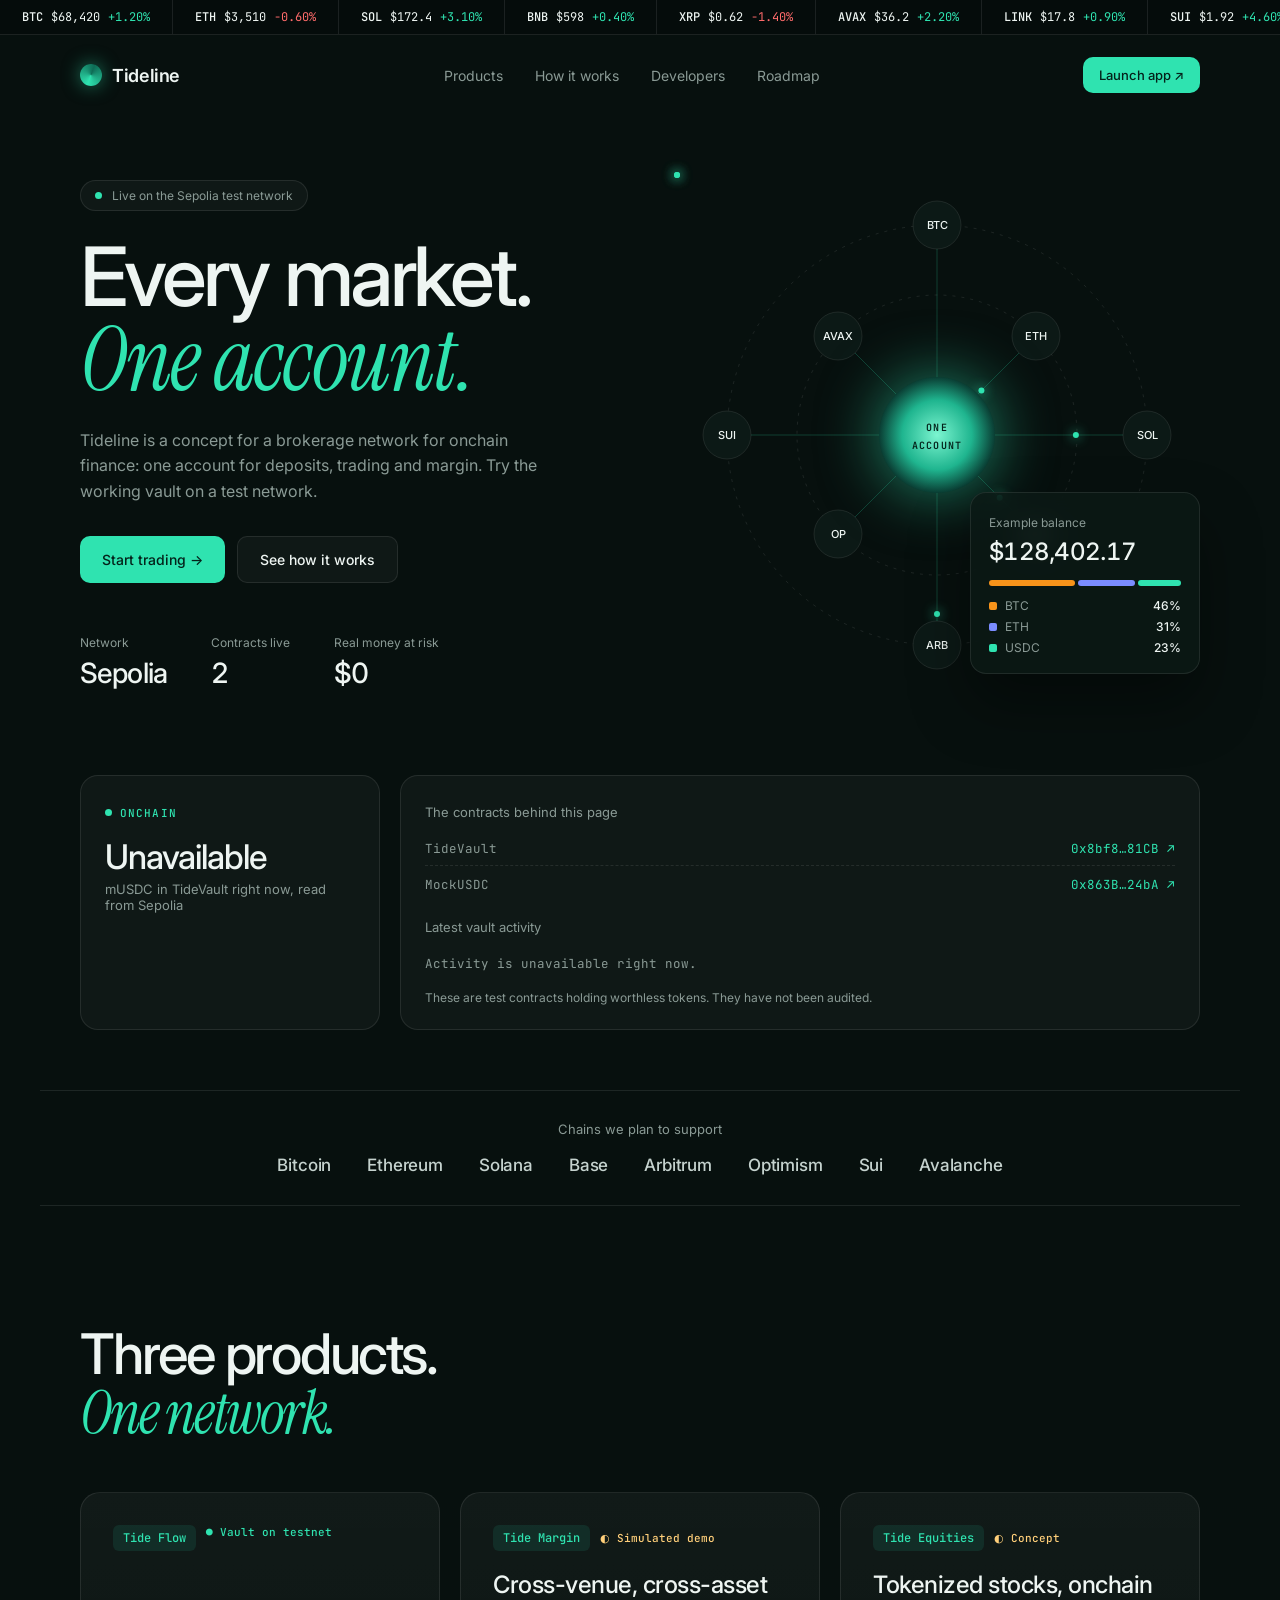
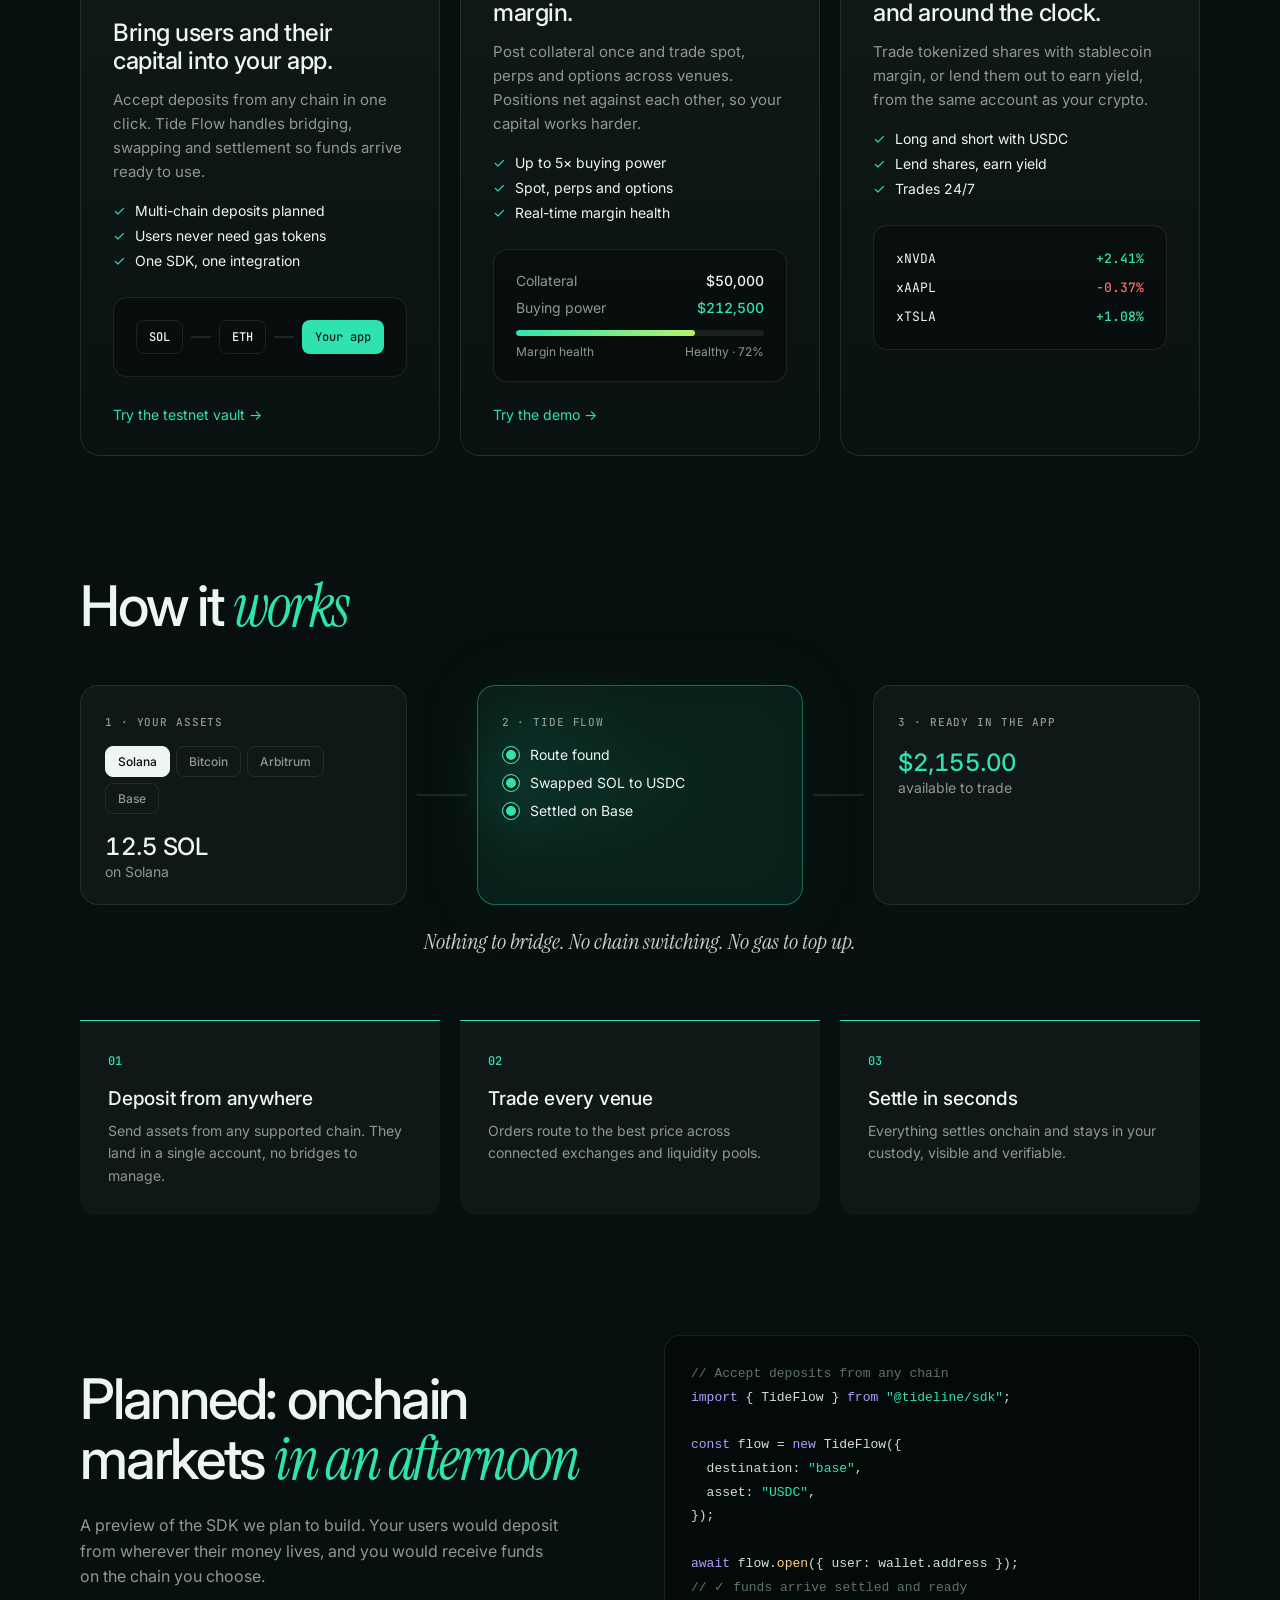
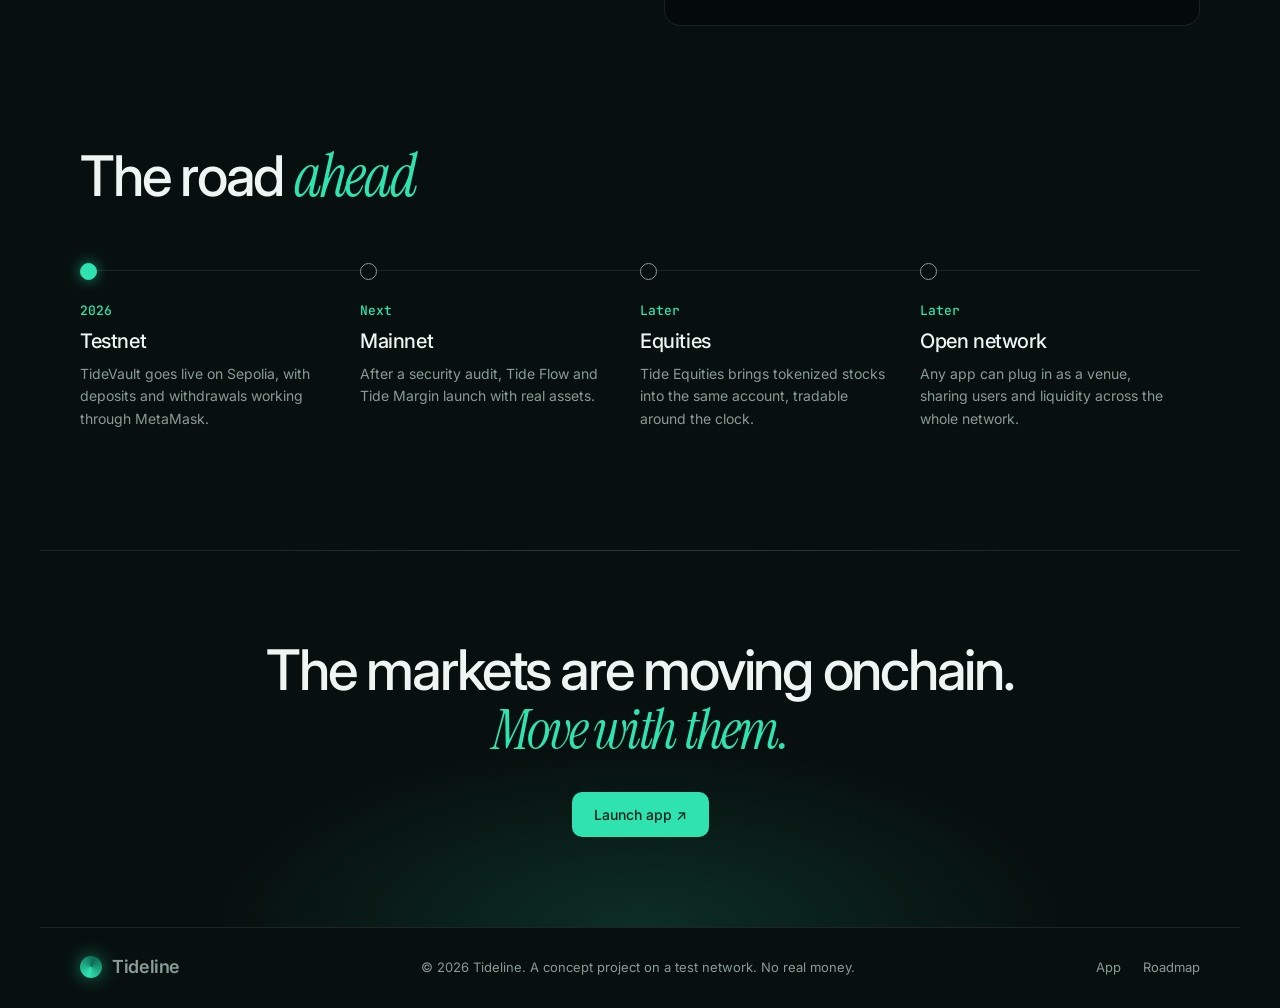
<file: tideline/index.html>
<!doctype html>
<html lang="en">
<head>
  <meta charset="utf-8">
  <meta name="viewport" content="width=device-width, initial-scale=1">
  <title>Tideline — Every market. One account.</title>
  <link rel="preconnect" href="https://fonts.googleapis.com">
  <link rel="preconnect" href="https://fonts.gstatic.com" crossorigin>
  <link href="https://fonts.googleapis.com/css2?family=Instrument+Serif:ital@0;1&family=Inter:wght@400;500;600&family=JetBrains+Mono:wght@400;500&display=swap" rel="stylesheet">
  <link rel="stylesheet" href="style.css">
</head>
<body>
  <!-- Live ticker -->
  <div class="ticker" aria-label="Live prices">
    <div class="ticker-track" id="ticker"></div>
  </div>

  <header class="nav wrap">
    <a href="#" class="logo"><span class="logo-mark"></span>Tideline</a>
    <nav class="links" aria-label="Main">
      <a href="#products">Products</a>
      <a href="#how">How it works</a>
      <a href="#developers">Developers</a>
      <a href="#roadmap">Roadmap</a>
    </nav>
    <a href="app.html" class="btn btn-primary btn-sm">Launch app ↗</a>
  </header>

  <main>
    <!-- Hero -->
    <section class="hero wrap">
      <div class="hero-copy">
        <span class="eyebrow"><i class="dot"></i> Live on the Sepolia test network</span>
        <h1>Every market.<br><em>One account.</em></h1>
        <p class="lede">Tideline is a concept for a brokerage network for onchain finance: one account for deposits, trading and margin. Try the working vault on a test network.</p>
        <div class="cta">
          <a href="app.html" class="btn btn-primary">Start trading →</a>
          <a href="#how" class="btn btn-ghost">See how it works</a>
        </div>
        <dl class="stats">
          <div><dt>Network</dt><dd>Sepolia</dd></div>
          <div><dt>Contracts live</dt><dd>2</dd></div>
          <div><dt>Real money at risk</dt><dd>$0</dd></div>
        </dl>
      </div>

      <!-- Network visual: chains flowing into one account -->
      <div class="hero-visual" aria-hidden="true">
        <svg viewBox="0 0 520 520" class="network">
          <defs>
            <radialGradient id="core" cx="50%" cy="50%" r="50%">
              <stop offset="0%" stop-color="#7cf5d0"/>
              <stop offset="60%" stop-color="#1fb58f"/>
              <stop offset="100%" stop-color="#0a3d33"/>
            </radialGradient>
          </defs>
          <circle cx="260" cy="260" r="210" class="orbit"/>
          <circle cx="260" cy="260" r="140" class="orbit"/>
          <g id="spokes"></g>
          <circle cx="260" cy="260" r="58" fill="url(#core)" class="core"/>
          <text x="260" y="256" class="core-label">ONE</text>
          <text x="260" y="274" class="core-label">ACCOUNT</text>
        </svg>
        <div class="balance-card">
          <small>Example balance</small>
          <strong>$128,402.17</strong>
          <div class="bar"><span style="--w:46%;--c:#f7931a"></span><span style="--w:31%;--c:#7b8cff"></span><span style="--w:23%;--c:#2fe3b0"></span></div>
          <ul>
            <li><i style="--c:#f7931a"></i>BTC <b>46%</b></li>
            <li><i style="--c:#7b8cff"></i>ETH <b>31%</b></li>
            <li><i style="--c:#2fe3b0"></i>USDC <b>23%</b></li>
          </ul>
        </div>
      </div>
    </section>

    <!-- Real data read from the deployed vault -->
    <section class="live wrap" aria-label="Live vault data">
      <div class="live-volume">
        <span class="live-pill"><i class="dot"></i> Onchain</span>
        <strong id="vault-total">Loading…</strong>
        <small>mUSDC in TideVault right now, read from Sepolia</small>
      </div>
      <div class="live-feed">
        <small>The contracts behind this page</small>
        <ul>
          <li><span>TideVault</span><a href="https://sepolia.etherscan.io/address/0x8bf8D1D4e28cb28F73Cd281ECfaD660e2b2281CB" target="_blank" rel="noopener">0x8bf8…81CB ↗</a></li>
          <li><span>MockUSDC</span><a href="https://sepolia.etherscan.io/address/0x863BE4f5B669735bA8b5663E7e81381C31F324bA" target="_blank" rel="noopener">0x863B…24bA ↗</a></li>
        </ul>
        <small class="activity-title">Latest vault activity</small>
        <ul id="activity"><li class="activity-empty">Loading from Sepolia…</li></ul>
        <p class="live-note">These are test contracts holding worthless tokens. They have not been audited.</p>
      </div>
    </section>

    <!-- Chains strip -->
    <section class="chains wrap" id="network">
      <p>Chains we plan to support</p>
      <div class="chain-list">
        <span>Bitcoin</span><span>Ethereum</span><span>Solana</span><span>Base</span><span>Arbitrum</span><span>Optimism</span><span>Sui</span><span>Avalanche</span>
      </div>
    </section>

    <!-- Products -->
    <section class="products wrap" id="products">
      <h2 class="section-title">Three products.<br><em>One network.</em></h2>
      <div class="product-grid">
        <article class="product">
          <div class="product-head"><span class="tag">Tide Flow</span><span class="status live">● Vault on testnet</span></div>
          <h3>Bring users and their capital into your app.</h3>
          <p>Accept deposits from any chain in one click. Tide Flow handles bridging, swapping and settlement so funds arrive ready to use.</p>
          <ul class="facts"><li>Multi-chain deposits planned</li><li>Users never need gas tokens</li><li>One SDK, one integration</li></ul>
          <div class="flow-demo" aria-hidden="true">
            <div class="chip">SOL</div><div class="pipe"><i></i></div>
            <div class="chip">ETH</div><div class="pipe"><i></i></div>
            <div class="chip accent">Your app</div>
          </div>
          <a href="app.html" class="more">Try the testnet vault →</a>
        </article>
        <article class="product">
          <div class="product-head"><span class="tag">Tide Margin</span><span class="status dev">◐ Simulated demo</span></div>
          <h3>Cross-venue, cross-asset margin.</h3>
          <p>Post collateral once and trade spot, perps and options across venues. Positions net against each other, so your capital works harder.</p>
          <ul class="facts"><li>Up to 5× buying power</li><li>Spot, perps and options</li><li>Real-time margin health</li></ul>
          <div class="margin-demo" aria-hidden="true">
            <div class="row"><span>Collateral</span><b>$50,000</b></div>
            <div class="row"><span>Buying power</span><b class="up" id="power">$212,500</b></div>
            <div class="meter"><span id="meter"></span></div>
            <div class="row small"><span>Margin health</span><span id="health">Healthy · 72%</span></div>
          </div>
          <a href="app.html" class="more">Try the demo →</a>
        </article>
        <article class="product">
          <div class="product-head"><span class="tag">Tide Equities</span><span class="status dev">◐ Concept</span></div>
          <h3>Tokenized stocks, onchain and around the clock.</h3>
          <p>Trade tokenized shares with stablecoin margin, or lend them out to earn yield, from the same account as your crypto.</p>
          <ul class="facts"><li>Long and short with USDC</li><li>Lend shares, earn yield</li><li>Trades 24/7</li></ul>
          <div class="equity-demo" aria-hidden="true">
            <div class="row"><span>xNVDA</span><b class="up">+2.41%</b></div>
            <div class="row"><span>xAAPL</span><b class="down">−0.37%</b></div>
            <div class="row"><span>xTSLA</span><b class="up">+1.08%</b></div>
          </div>
        </article>
      </div>
    </section>

    <!-- How it works -->
    <section class="how wrap" id="how">
      <h2 class="section-title">How it <em>works</em></h2>

      <!-- Interactive deposit journey -->
      <div class="journey">
        <div class="j-step">
          <small>1 · Your assets</small>
          <div class="j-chains" role="group" aria-label="Pick a source chain">
            <button class="active" data-chain="Solana" data-asset="SOL">Solana</button>
            <button data-chain="Bitcoin" data-asset="BTC">Bitcoin</button>
            <button data-chain="Arbitrum" data-asset="ETH">Arbitrum</button>
            <button data-chain="Base" data-asset="USDC">Base</button>
          </div>
          <p class="j-detail"><b id="j-amount">12.5 SOL</b> on <span id="j-chain">Solana</span></p>
        </div>
        <div class="j-arrow" aria-hidden="true"><i></i></div>
        <div class="j-step core">
          <small>2 · Tide Flow</small>
          <ul class="j-tasks">
            <li>Route found</li><li>Swapped to USDC</li><li>Settled on Base</li>
          </ul>
        </div>
        <div class="j-arrow" aria-hidden="true"><i></i></div>
        <div class="j-step">
          <small>3 · Ready in the app</small>
          <p class="j-ready"><b id="j-usd">$2,155.00</b> available to trade</p>
        </div>
      </div>
      <p class="j-note">Nothing to bridge. No chain switching. No gas to top up.</p>

      <ol class="steps">
        <li><span>01</span><h4>Deposit from anywhere</h4><p>Send assets from any supported chain. They land in a single account, no bridges to manage.</p></li>
        <li><span>02</span><h4>Trade every venue</h4><p>Orders route to the best price across connected exchanges and liquidity pools.</p></li>
        <li><span>03</span><h4>Settle in seconds</h4><p>Everything settles onchain and stays in your custody, visible and verifiable.</p></li>
      </ol>
    </section>

    <!-- Developers -->
    <section class="dev wrap" id="developers">
      <div>
        <h2 class="section-title">Planned: onchain markets <em>in an afternoon</em></h2>
        <p class="lede">A preview of the SDK we plan to build. Your users would deposit from wherever their money lives, and you would receive funds on the chain you choose.</p>
      </div>
      <pre class="code"><code><span class="c">// Accept deposits from any chain</span>
<span class="k">import</span> { TideFlow } <span class="k">from</span> <span class="s">"@tideline/sdk"</span>;

<span class="k">const</span> flow = <span class="k">new</span> TideFlow({
  destination: <span class="s">"base"</span>,
  asset: <span class="s">"USDC"</span>,
});

<span class="k">await</span> flow.<span class="f">open</span>({ user: wallet.address });
<span class="c">// ✓ funds arrive settled and ready</span></code></pre>
    </section>

    <!-- Roadmap timeline -->
    <section class="roadmap wrap" id="roadmap">
      <h2 class="section-title">The road <em>ahead</em></h2>
      <ol class="timeline">
        <li class="done"><span class="year">2026</span><h4>Testnet</h4><p>TideVault goes live on Sepolia, with deposits and withdrawals working through MetaMask.</p></li>
        <li><span class="year">Next</span><h4>Mainnet</h4><p>After a security audit, Tide Flow and Tide Margin launch with real assets.</p></li>
        <li><span class="year">Later</span><h4>Equities</h4><p>Tide Equities brings tokenized stocks into the same account, tradable around the clock.</p></li>
        <li><span class="year">Later</span><h4>Open network</h4><p>Any app can plug in as a venue, sharing users and liquidity across the whole network.</p></li>
      </ol>
    </section>

    <!-- Final CTA -->
    <section class="final wrap">
      <h2>The markets are moving onchain.<br><em>Move with them.</em></h2>
      <a href="app.html" class="btn btn-primary">Launch app ↗</a>
    </section>
  </main>

  <footer class="footer wrap">
    <a href="#" class="logo"><span class="logo-mark"></span>Tideline</a>
    <p>© 2026 Tideline. A concept project on a test network. No real money.</p>
    <nav><a href="app.html">App</a><a href="#roadmap">Roadmap</a></nav>
  </footer>

  <button class="to-top" id="to-top" aria-label="Back to top">↑</button>

  <script src="config.js"></script>
  <script src="prices.js"></script>
  <script src="script.js"></script>
</body>
</html>
</file>
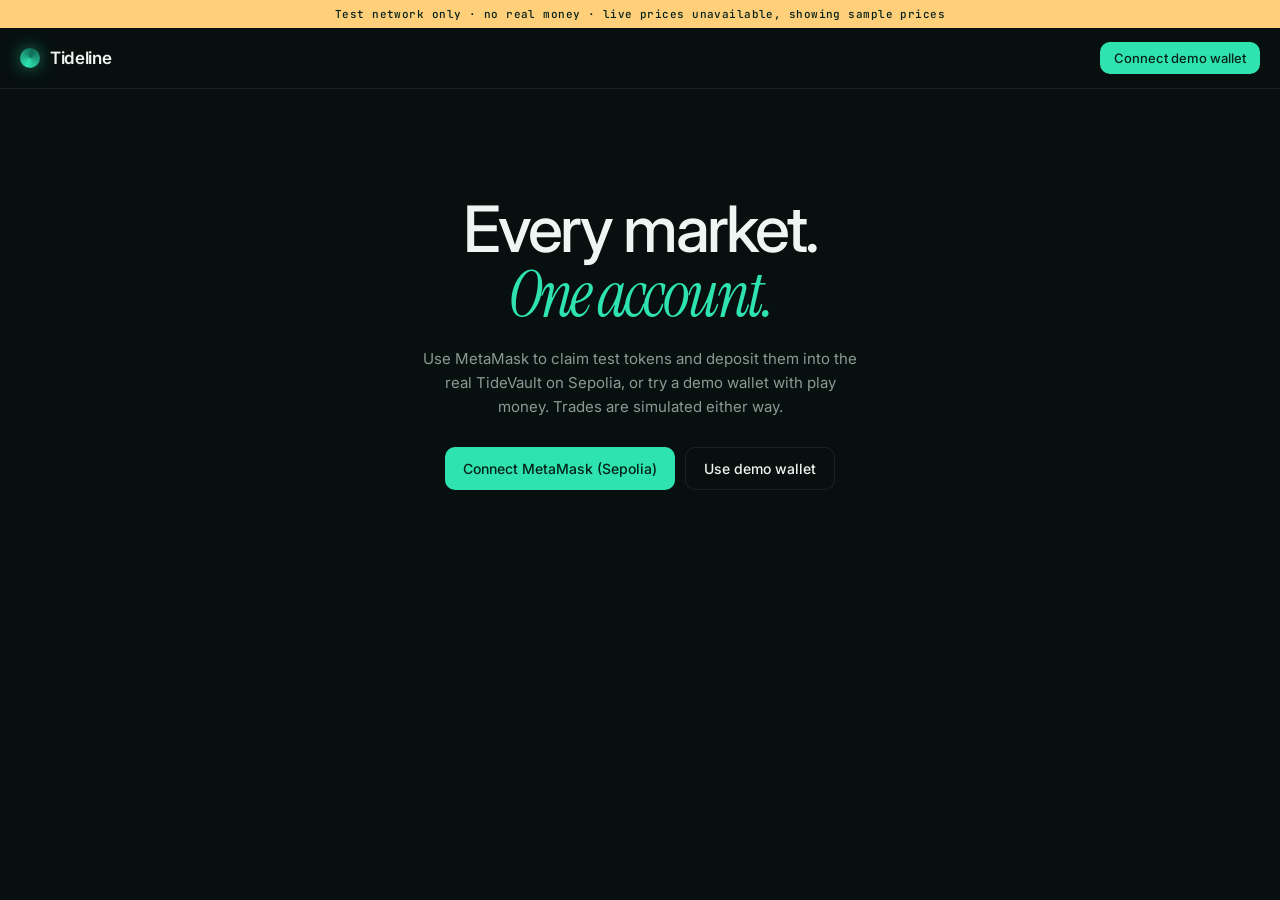
<file: tideline/app.html>
<!doctype html>
<html lang="en">
<head>
  <meta charset="utf-8">
  <meta name="viewport" content="width=device-width, initial-scale=1">
  <title>Tideline App</title>
  <link rel="preconnect" href="https://fonts.googleapis.com">
  <link rel="preconnect" href="https://fonts.gstatic.com" crossorigin>
  <link href="https://fonts.googleapis.com/css2?family=Instrument+Serif:ital@0;1&family=Inter:wght@400;500;600&family=JetBrains+Mono:wght@400;500&display=swap" rel="stylesheet">
  <link rel="stylesheet" href="app.css">
</head>
<body>
  <div class="demo-banner" id="demo-banner">Test network only · no real money · waiting for live prices</div>

  <header class="topbar">
    <a href="index.html" class="logo"><span class="logo-mark"></span>Tideline</a>
    <div class="top-actions">
      <button class="btn btn-ghost btn-sm" id="reset-btn" hidden>Reset demo</button>
      <button class="btn btn-primary btn-sm" id="connect-btn">Connect demo wallet</button>
    </div>
  </header>

  <!-- Shown before a wallet is connected -->
  <section class="gate" id="gate">
    <h1>Every market.<br><em>One account.</em></h1>
    <p>Use MetaMask to claim test tokens and deposit them into the real TideVault on Sepolia, or try a demo wallet with play money. Trades are simulated either way.</p>
    <div class="gate-actions">
      <button class="btn btn-primary" id="gate-metamask">Connect MetaMask (Sepolia)</button>
      <button class="btn btn-ghost" id="gate-connect">Use demo wallet</button>
    </div>
  </section>

  <main class="app" id="app" hidden>
    <!-- Account summary -->
    <section class="panel account">
      <div class="acct-stat"><small>Equity</small><strong id="a-equity">$0.00</strong></div>
      <div class="acct-stat"><small>Unrealized P&amp;L</small><strong id="a-pnl">$0.00</strong></div>
      <div class="acct-stat"><small>Margin in use</small><strong id="a-used">$0.00</strong></div>
      <div class="acct-stat"><small>Buying power</small><strong id="a-power">$0.00</strong></div>
      <div class="acct-health">
        <div class="row"><small>Margin health</small><small id="a-health-label">—</small></div>
        <div class="meter"><span id="a-health"></span></div>
      </div>
      <button class="btn btn-primary" id="deposit-btn">Deposit with Tide Flow</button>
    </section>

    <!-- Real test-network vault -->
    <section class="panel vault" aria-label="TideVault on Sepolia">
      <div class="vault-head">
        <div>
          <h2><i class="vault-dot"></i> TideVault on Sepolia</h2>
          <p class="muted">Real onchain transactions with worthless test tokens. Vault funds count as trading collateral; the trades themselves stay simulated.</p>
        </div>
        <a class="vault-link" id="v-contract" target="_blank" rel="noopener">View contract ↗</a>
      </div>
      <div id="v-body"></div>
      <p class="v-busy" id="v-busy" role="status"></p>
      <p class="t-error" id="v-error"></p>
      <ul class="v-txs" id="v-txs"></ul>
    </section>

    <!-- Markets -->
    <section class="panel markets">
      <h2>Markets</h2>
      <ul id="market-list"></ul>
    </section>

    <!-- Chart -->
    <section class="panel chart-panel">
      <div class="chart-head">
        <div>
          <h2 id="c-name">Bitcoin</h2>
          <div class="c-price"><strong id="c-price">$0</strong><span id="c-change"></span></div>
        </div>
        <div class="range" role="group" aria-label="Chart range">
          <button data-days="1" class="active">24H</button>
          <button data-days="7">7D</button>
          <button data-days="30">30D</button>
        </div>
      </div>
      <div class="chart-wrap">
        <svg id="chart" preserveAspectRatio="none"></svg>
        <div class="chart-tip" id="chart-tip" hidden></div>
        <p class="chart-note" id="chart-note"></p>
      </div>
    </section>

    <!-- Order ticket -->
    <section class="panel ticket">
      <div class="side-toggle" role="group" aria-label="Order side">
        <button class="active long" data-side="1">Long</button>
        <button class="short" data-side="-1">Short</button>
      </div>
      <label class="field">
        <span>Margin (USDC)</span>
        <div class="input-wrap">
          <input type="number" id="t-margin" min="0" step="10" value="100" inputmode="decimal">
          <button type="button" id="t-max">Max</button>
        </div>
      </label>
      <label class="field">
        <span>Leverage <b id="t-lev-label">2×</b></span>
        <input type="range" id="t-lev" min="1" max="5" step="1" value="2">
        <div class="ticks"><span>1×</span><span>2×</span><span>3×</span><span>4×</span><span>5×</span></div>
      </label>
      <dl class="summary">
        <div><dt>Position size</dt><dd id="t-size">$0</dd></div>
        <div><dt>Entry price</dt><dd id="t-entry">$0</dd></div>
        <div><dt>Est. liquidation</dt><dd id="t-liq">$0</dd></div>
        <div><dt>Fee (0.05%)</dt><dd id="t-fee">$0</dd></div>
      </dl>
      <button class="btn btn-primary btn-block" id="t-submit">Long BTC</button>
      <p class="t-error" id="t-error"></p>
    </section>

    <!-- Positions / history -->
    <section class="panel positions">
      <div class="tabs" role="tablist">
        <button class="active" data-tab="open" role="tab">Positions <span id="pos-count">0</span></button>
        <button data-tab="history" role="tab">History</button>
        <button data-tab="wallet" role="tab">Wallet</button>
      </div>
      <div class="tab-body" id="tab-open"></div>
      <div class="tab-body" id="tab-history" hidden></div>
      <div class="tab-body" id="tab-wallet" hidden></div>
    </section>
  </main>

  <!-- Deposit modal -->
  <dialog id="deposit-modal">
    <form method="dialog" class="modal" id="deposit-form">
      <div class="modal-head">
        <h3>Deposit with <em>Tide Flow</em></h3>
        <button value="cancel" class="x" aria-label="Close">×</button>
      </div>
      <div id="dep-pick">
        <p class="muted">Choose what to deposit. It arrives as USDC collateral, with no bridging or gas needed.</p>
        <div class="sources" id="dep-sources"></div>
        <label class="field">
          <span>Amount <b id="dep-avail"></b></span>
          <div class="input-wrap">
            <input type="number" id="dep-amount" min="0" step="any" inputmode="decimal">
            <button type="button" id="dep-max">Max</button>
          </div>
        </label>
        <p class="dep-quote">You receive ≈ <b id="dep-usd">$0.00</b> USDC</p>
        <button type="button" class="btn btn-primary btn-block" id="dep-go">Deposit</button>
        <p class="t-error" id="dep-error"></p>
      </div>
      <div id="dep-progress" hidden>
        <ul class="dep-steps">
          <li>Finding the best route</li>
          <li id="dep-swap-step">Swapping to USDC</li>
          <li>Settling on Base</li>
          <li>Credited to your account</li>
        </ul>
        <button value="done" class="btn btn-primary btn-block" id="dep-done" disabled>Done</button>
      </div>
    </form>
  </dialog>

  <div class="toast" id="toast" role="status" aria-live="polite"></div>

  <script src="config.js"></script>
  <script src="prices.js"></script>
  <script src="onchain.js"></script>
  <script src="app.js"></script>
</body>
</html>
</file>
<file: tideline/style.css>
:root {
  --bg: #07100e;
  --bg-2: #0c1916;
  --panel: rgba(255, 255, 255, 0.035);
  --line: rgba(255, 255, 255, 0.09);
  --ink: #eef5f2;
  --muted: #8a9a95;
  --accent: #2fe3b0;
  --accent-ink: #04221a;
  --up: #2fe3b0;
  --down: #ff6b6b;
  --serif: "Instrument Serif", Georgia, serif;
  --sans: "Inter", system-ui, sans-serif;
  --mono: "JetBrains Mono", ui-monospace, monospace;
}

* { box-sizing: border-box; margin: 0; padding: 0; }
html { scroll-behavior: smooth; }
body {
  background:
    radial-gradient(900px 500px at 75% -10%, rgba(47, 227, 176, 0.12), transparent 70%),
    var(--bg);
  color: var(--ink);
  font-family: var(--sans);
  -webkit-font-smoothing: antialiased;
  overflow-x: hidden;
}
a { color: inherit; text-decoration: none; }
em { font-family: var(--serif); font-style: italic; font-weight: 400; color: var(--accent); }

.wrap { max-width: 1200px; margin: 0 auto; padding-left: 40px; padding-right: 40px; }

/* ---------- Ticker ---------- */
.ticker {
  border-bottom: 1px solid var(--line);
  overflow: hidden;
  font-family: var(--mono);
  font-size: 12px;
  background: rgba(0, 0, 0, 0.25);
}
.ticker-track { display: flex; width: max-content; animation: scroll 40s linear infinite; }
.ticker-item { display: flex; gap: 8px; padding: 9px 22px; border-right: 1px solid var(--line); white-space: nowrap; }
.ticker-item b { font-weight: 500; }
.ticker-item .up { color: var(--up); }
.ticker-item .down { color: var(--down); }
@keyframes scroll { to { transform: translateX(-50%); } }

/* ---------- Nav ---------- */
.nav { display: flex; align-items: center; justify-content: space-between; padding-top: 22px; padding-bottom: 22px; }
.logo { display: flex; align-items: center; gap: 10px; font-weight: 600; font-size: 18px; letter-spacing: -0.02em; }
.logo-mark {
  width: 22px; height: 22px; border-radius: 50%;
  background: conic-gradient(from 200deg, var(--accent), #0e6b55, var(--accent));
  box-shadow: 0 0 18px rgba(47, 227, 176, 0.5);
}
.links { display: flex; gap: 32px; font-size: 14px; color: var(--muted); }
.links a:hover { color: var(--ink); }

/* ---------- Buttons ---------- */
.btn {
  display: inline-flex; align-items: center; gap: 8px;
  padding: 14px 22px; border-radius: 10px;
  font-size: 14px; font-weight: 500;
  transition: transform 0.2s, box-shadow 0.2s, background 0.2s;
}
.btn:hover { transform: translateY(-2px); }
.btn-primary { background: var(--accent); color: var(--accent-ink); }
.btn-primary:hover { box-shadow: 0 10px 30px rgba(47, 227, 176, 0.35); }
.btn-ghost { border: 1px solid var(--line); background: var(--panel); }
.btn-ghost:hover { background: rgba(255, 255, 255, 0.07); }
.btn-sm { padding: 10px 16px; font-size: 13px; }

/* ---------- Hero ---------- */
.hero {
  display: grid;
  grid-template-columns: 1.05fr 1fr;
  gap: 40px;
  align-items: center;
  padding-top: 60px;
  padding-bottom: 80px;
}
.eyebrow {
  display: inline-flex; align-items: center; gap: 10px;
  padding: 7px 14px; border: 1px solid var(--line); border-radius: 999px;
  font-size: 12px; color: var(--muted); background: var(--panel);
}
.dot { width: 7px; height: 7px; border-radius: 50%; background: var(--accent); box-shadow: 0 0 0 0 rgba(47, 227, 176, 0.6); animation: ping 2s infinite; }
@keyframes ping { 70% { box-shadow: 0 0 0 8px rgba(47, 227, 176, 0); } 100% { box-shadow: 0 0 0 0 rgba(47, 227, 176, 0); } }

h1 {
  margin-top: 26px;
  font-size: clamp(48px, 6.4vw, 84px);
  font-weight: 500;
  line-height: 0.98;
  letter-spacing: -0.045em;
}
h1 em { font-size: 1.08em; letter-spacing: -0.02em; }
.lede { margin-top: 24px; max-width: 480px; color: var(--muted); font-size: 16px; line-height: 1.6; }
.cta { margin-top: 32px; display: flex; gap: 12px; flex-wrap: wrap; }

.stats { margin-top: 52px; display: flex; gap: 44px; flex-wrap: wrap; }
.stats dt { font-size: 12px; color: var(--muted); }
.stats dd { margin-top: 6px; font-size: 28px; font-weight: 500; letter-spacing: -0.03em; font-variant-numeric: tabular-nums; }

/* Network visual */
.hero-visual { position: relative; }
.network { width: 100%; max-width: 520px; display: block; margin: 0 auto; overflow: visible; }
.orbit { fill: none; stroke: var(--line); stroke-dasharray: 3 6; }
.core { filter: drop-shadow(0 0 30px rgba(47, 227, 176, 0.55)); }
.core-label { fill: var(--accent-ink); font: 600 10px var(--mono); text-anchor: middle; letter-spacing: 0.12em; }
.spoke { stroke: rgba(47, 227, 176, 0.22); stroke-width: 1; }
.packet { fill: var(--accent); filter: drop-shadow(0 0 6px var(--accent)); }
.node circle { fill: var(--bg-2); stroke: var(--line); }
.node text { fill: var(--ink); font: 500 11px var(--sans); text-anchor: middle; }

.balance-card {
  position: absolute; right: 0; bottom: 4%;
  width: 230px; padding: 18px;
  border: 1px solid var(--line); border-radius: 16px;
  background: rgba(12, 25, 22, 0.8);
  backdrop-filter: blur(12px);
  box-shadow: 0 30px 60px rgba(0, 0, 0, 0.4);
  animation: float 6s ease-in-out infinite;
}
.balance-card small { color: var(--muted); font-size: 12px; }
.balance-card strong { display: block; margin-top: 6px; font-size: 24px; font-weight: 500; letter-spacing: -0.03em; font-variant-numeric: tabular-nums; }
.bar { display: flex; gap: 3px; margin-top: 14px; height: 6px; }
.bar span { width: var(--w); background: var(--c); border-radius: 3px; }
.balance-card ul { list-style: none; margin-top: 12px; display: grid; gap: 6px; font-size: 12px; color: var(--muted); }
.balance-card li { display: flex; align-items: center; gap: 8px; }
.balance-card li i { width: 8px; height: 8px; border-radius: 2px; background: var(--c); }
.balance-card li b { margin-left: auto; color: var(--ink); font-weight: 500; }
@keyframes float { 50% { transform: translateY(-10px); } }

/* ---------- Chains ---------- */
.chains { padding-top: 30px; padding-bottom: 30px; border-top: 1px solid var(--line); border-bottom: 1px solid var(--line); text-align: center; }
.chains p { font-size: 13px; color: var(--muted); }
.chain-list { margin-top: 18px; display: flex; flex-wrap: wrap; justify-content: center; gap: 12px 36px; font-size: 17px; font-weight: 500; color: #c5d2ce; letter-spacing: -0.01em; }

/* ---------- Sections ---------- */
section.products, section.how, section.dev { padding-top: 120px; }
.section-title { font-size: clamp(36px, 4.6vw, 56px); font-weight: 500; letter-spacing: -0.04em; line-height: 1.02; }
.section-title em { font-size: 1.06em; }

.product-grid { margin-top: 48px; display: grid; grid-template-columns: repeat(3, minmax(0, 1fr)); gap: 20px; }
.product { min-width: 0; }
.product {
  padding: 32px; border: 1px solid var(--line); border-radius: 20px;
  background: linear-gradient(180deg, rgba(255, 255, 255, 0.045), rgba(255, 255, 255, 0.01));
  display: flex; flex-direction: column;
  transition: border-color 0.3s, transform 0.3s;
}
.product:hover { border-color: rgba(47, 227, 176, 0.35); transform: translateY(-4px); }
.tag { white-space: nowrap; align-self: flex-start; font: 500 12px var(--mono); color: var(--accent); padding: 5px 10px; border-radius: 6px; background: rgba(47, 227, 176, 0.1); }
.product h3 { margin-top: 20px; font-size: 24px; font-weight: 500; letter-spacing: -0.02em; line-height: 1.2; }
.product p { margin-top: 12px; color: var(--muted); font-size: 15px; line-height: 1.6; }
.more { margin-top: auto; padding-top: 24px; font-size: 14px; color: var(--accent); }

.flow-demo, .margin-demo { margin-top: 28px; padding: 22px; border-radius: 14px; background: rgba(0, 0, 0, 0.28); border: 1px solid var(--line); }
.flow-demo { display: flex; align-items: center; }
.chip { flex: none; padding: 8px 12px; border-radius: 8px; border: 1px solid var(--line); font: 500 12px var(--mono); }
.chip.accent { background: var(--accent); color: var(--accent-ink); border-color: transparent; }
.pipe { flex: 1; height: 2px; margin: 0 8px; background: var(--line); position: relative; overflow: hidden; }
.pipe i { position: absolute; top: 0; left: -30%; width: 30%; height: 100%; background: linear-gradient(90deg, transparent, var(--accent)); animation: flow 1.6s linear infinite; }
.pipe:nth-of-type(4) i { animation-delay: 0.8s; }
@keyframes flow { to { left: 100%; } }

.margin-demo .row { display: flex; justify-content: space-between; font-size: 14px; color: var(--muted); }
.margin-demo .row + .row { margin-top: 10px; }
.margin-demo .row b { color: var(--ink); font-weight: 500; font-variant-numeric: tabular-nums; }
.margin-demo .row b.up { color: var(--up); }
.margin-demo .row.small { font-size: 12px; margin-top: 8px; }
.meter { margin-top: 14px; height: 6px; border-radius: 3px; background: rgba(255, 255, 255, 0.08); overflow: hidden; }
.meter span { display: block; height: 100%; width: 72%; border-radius: 3px; background: linear-gradient(90deg, var(--accent), #b6f36b); transition: width 1s ease; }

/* How */
.steps { list-style: none; margin-top: 48px; display: grid; grid-template-columns: repeat(3, 1fr); gap: 20px; }
.steps li { padding: 28px; border-top: 1px solid var(--accent); background: var(--panel); border-radius: 0 0 16px 16px; }
.steps span { font: 500 12px var(--mono); color: var(--accent); }
.steps h4 { margin-top: 18px; font-size: 19px; font-weight: 500; letter-spacing: -0.01em; }
.steps p { margin-top: 10px; color: var(--muted); font-size: 14px; line-height: 1.6; }

/* Developers */
.dev { display: grid; grid-template-columns: 1fr 1fr; gap: 48px; align-items: center; }
.dev .btn { margin-top: 28px; }
.code {
  padding: 26px; border-radius: 16px; border: 1px solid var(--line);
  background: #040a09; overflow-x: auto;
  font: 13px/1.75 var(--mono); color: #cfe0db;
}
.code .c { color: #5d726c; }
.code .k { color: #b39dff; }
.code .s { color: var(--accent); }
.code .f { color: #ffcf7a; }

/* Final CTA */
.final { margin-top: 120px; padding-top: 90px; padding-bottom: 90px; text-align: center; border-top: 1px solid var(--line);
  background: radial-gradient(600px 260px at 50% 100%, rgba(47, 227, 176, 0.14), transparent 70%); }
.final h2 { font-size: clamp(34px, 4.6vw, 56px); font-weight: 500; letter-spacing: -0.04em; line-height: 1.05; }
.final .btn { margin-top: 32px; }

/* Footer */
.footer { display: flex; align-items: center; justify-content: space-between; gap: 20px; padding-top: 28px; padding-bottom: 40px; border-top: 1px solid var(--line); font-size: 13px; color: var(--muted); flex-wrap: wrap; }
.footer nav { display: flex; gap: 22px; }
.footer nav a:hover { color: var(--ink); }

/* ---------- Live activity ---------- */
.live {
  display: grid; grid-template-columns: 300px 1fr; gap: 20px;
  padding-bottom: 60px;
}
.live-volume, .live-feed { padding: 24px; border: 1px solid var(--line); border-radius: 18px; background: var(--panel); }
.live-pill { display: inline-flex; align-items: center; gap: 8px; font: 500 11px var(--mono); color: var(--accent); text-transform: uppercase; letter-spacing: 0.1em; }
.live-volume strong { display: block; margin-top: 16px; font-size: 34px; font-weight: 500; letter-spacing: -0.03em; font-variant-numeric: tabular-nums; }
.live-volume small, .live-feed > small { display: block; margin-top: 4px; font-size: 13px; color: var(--muted); }
.live-feed ul { list-style: none; margin-top: 12px; display: grid; gap: 2px; font: 12.5px var(--mono); }
.live-feed li {
  display: grid; grid-template-columns: 110px 1fr auto; gap: 14px;
  padding: 8px 0; border-bottom: 1px dashed var(--line); color: var(--muted);
  animation: slide-in 0.5s ease;
}
.live-feed li:last-child { border-bottom: 0; }
.live-feed li b { color: var(--ink); font-weight: 500; }
.live-feed li .ok { color: var(--accent); }
.live-feed li:has(a) { grid-template-columns: 1fr auto; }
.live-feed li a { color: var(--accent); }
.live-note { margin-top: 10px; font-size: 12px; color: var(--muted); }
.live-feed .activity-title { margin-top: 18px; }
#activity li:has(a) { grid-template-columns: 110px 1fr auto; }
.activity-empty { display: block !important; border-bottom: 0 !important; }
@keyframes slide-in { from { opacity: 0; transform: translateY(-8px); } }

/* ---------- Product extras ---------- */
.product-head { display: flex; justify-content: space-between; align-items: center; gap: 10px; }
.status { white-space: nowrap; font: 500 11px var(--mono); color: var(--muted); }
.status.live { color: var(--accent); }
.status.dev { color: #ffcf7a; }
.facts { list-style: none; margin-top: 18px; display: grid; gap: 8px; font-size: 14px; }
.facts li::before { content: "✓"; color: var(--accent); margin-right: 10px; }
.equity-demo { margin-top: 28px; padding: 18px 22px; border-radius: 14px; background: rgba(0, 0, 0, 0.28); border: 1px solid var(--line); font: 13px var(--mono); }
.equity-demo .row { display: flex; justify-content: space-between; padding: 6px 0; }
.equity-demo .up { color: var(--up); font-weight: 500; }
.equity-demo .down { color: var(--down); font-weight: 500; }

/* ---------- Journey ---------- */
.journey {
  margin-top: 48px;
  display: grid; grid-template-columns: 1fr 70px 1fr 70px 1fr; align-items: stretch;
}
.j-step { padding: 24px; border: 1px solid var(--line); border-radius: 18px; background: var(--panel); }
.j-step.core { border-color: rgba(47, 227, 176, 0.4); background: rgba(47, 227, 176, 0.06); }
.j-step > small { font: 500 11px var(--mono); color: var(--muted); text-transform: uppercase; letter-spacing: 0.08em; }
.j-chains { margin-top: 16px; display: flex; flex-wrap: wrap; gap: 6px; }
.j-chains button {
  font: 500 12px var(--sans); color: var(--muted); cursor: pointer;
  padding: 7px 12px; border-radius: 8px; border: 1px solid var(--line); background: transparent;
  transition: all 0.2s;
}
.j-chains button:hover { color: var(--ink); }
.j-chains button.active { background: var(--ink); color: var(--bg); border-color: var(--ink); }
.j-detail, .j-ready { margin-top: 18px; font-size: 14px; color: var(--muted); }
.j-detail b, .j-ready b { display: block; font-size: 24px; font-weight: 500; color: var(--ink); letter-spacing: -0.02em; margin-bottom: 2px; font-variant-numeric: tabular-nums; }
.j-ready b { color: var(--accent); }
.j-tasks { list-style: none; margin-top: 16px; display: grid; gap: 10px; font-size: 14px; }
.j-tasks li { display: flex; align-items: center; gap: 10px; color: var(--muted); transition: color 0.3s; }
.j-tasks li::before {
  content: ""; width: 16px; height: 16px; border-radius: 50%; flex: none;
  border: 1.5px solid var(--line); transition: all 0.3s;
}
.j-tasks li.on { color: var(--ink); }
.j-tasks li.on::before { background: var(--accent); border-color: var(--accent); box-shadow: inset 0 0 0 3px var(--bg-2); }
.j-arrow { position: relative; align-self: center; height: 2px; margin: 0 10px; background: var(--line); overflow: hidden; }
.j-arrow i { position: absolute; inset: 0 auto 0 -40%; width: 40%; background: linear-gradient(90deg, transparent, var(--accent)); animation: flow 1.4s linear infinite; }
.j-note { margin-top: 22px; text-align: center; font-family: var(--serif); font-style: italic; font-size: 22px; color: #c5d2ce; }
.steps { margin-top: 64px; }

/* ---------- Roadmap ---------- */
section.roadmap { padding-top: 120px; }
.timeline { list-style: none; margin-top: 56px; display: grid; grid-template-columns: repeat(4, 1fr); position: relative; }
.timeline::before { content: ""; position: absolute; top: 7px; left: 0; right: 0; height: 1px; background: var(--line); }
.timeline li { position: relative; padding: 36px 24px 0 0; }
.timeline li::before {
  content: ""; position: absolute; top: 0; left: 0; width: 15px; height: 15px; border-radius: 50%;
  background: var(--bg); border: 1.5px solid var(--muted);
}
.timeline li.done::before { background: var(--accent); border-color: var(--accent); box-shadow: 0 0 14px rgba(47, 227, 176, 0.6); }
.timeline .year { font: 500 13px var(--mono); color: var(--accent); }
.timeline h4 { margin-top: 10px; font-size: 20px; font-weight: 500; letter-spacing: -0.02em; }
.timeline p { margin-top: 10px; font-size: 14px; color: var(--muted); line-height: 1.6; }

/* Back to top */
.to-top {
  position: fixed; right: 24px; bottom: 24px; z-index: 50;
  width: 48px; height: 48px; border-radius: 50%; border: 0; cursor: pointer;
  background: var(--accent); color: var(--accent-ink); font-size: 20px; font-weight: 600;
  box-shadow: 0 12px 30px rgba(47, 227, 176, 0.3);
  opacity: 0; transform: translateY(16px); pointer-events: none;
  transition: opacity 0.3s, transform 0.3s;
}
.to-top.show { opacity: 1; transform: none; pointer-events: auto; }
.to-top:hover { transform: translateY(-3px); }
@media (max-width: 900px) { .to-top { right: 16px; bottom: 16px; } }

/* Scroll reveal */
.reveal { opacity: 0; transform: translateY(24px); transition: opacity 0.8s ease, transform 0.8s cubic-bezier(.2,.8,.2,1); }
.reveal.in { opacity: 1; transform: none; }

/* ---------- Responsive ---------- */
@media (max-width: 900px) {
  .wrap { padding-left: 16px; padding-right: 16px; }
  .links { display: none; }
  .hero { grid-template-columns: 1fr; padding-top: 40px; }
  .hero-visual { max-width: 440px; margin: 0 auto; width: 100%; }
  .balance-card { right: 50%; transform: translateX(50%); bottom: -20px; animation: none; }
  .stats { gap: 28px; }
  .product-grid, .steps, .dev, .live { grid-template-columns: minmax(0, 1fr); }
  section.products, section.how, section.dev, section.roadmap { padding-top: 80px; }
  .live-feed li { grid-template-columns: 1fr auto; }
  .live-feed li .addr { display: none; }
  .journey { grid-template-columns: 1fr; }
  .j-arrow { width: 2px; height: 36px; margin: 0 auto; }
  .j-arrow i { inset: -40% 0 auto 0; width: 100%; height: 40%; background: linear-gradient(180deg, transparent, var(--accent)); animation-name: flow-down; }
  .timeline { grid-template-columns: 1fr; gap: 28px; }
  .timeline::before { top: 0; bottom: 0; left: 7px; right: auto; width: 1px; height: auto; }
  .timeline li { padding: 0 0 0 36px; }
}

@keyframes flow-down { to { top: 100%; } }

@media (min-width: 901px) and (max-width: 1100px) {
  .product-grid { grid-template-columns: repeat(2, minmax(0, 1fr)); }
}

@media (max-width: 900px) {
  .final { margin-top: 80px; }
}

@media (prefers-reduced-motion: reduce) {
  *, *::before, *::after { animation: none !important; transition: none !important; }
  .reveal { opacity: 1; transform: none; }
}
</file>
<file: tideline/app.css>
:root {
  --bg: #07100e;
  --bg-2: #0c1916;
  --panel: #0b1513;
  --line: rgba(255, 255, 255, 0.08);
  --ink: #eef5f2;
  --muted: #8a9a95;
  --accent: #2fe3b0;
  --accent-ink: #04221a;
  --up: #2fe3b0;
  --down: #ff6b6b;
  --warn: #ffcf7a;
  --serif: "Instrument Serif", Georgia, serif;
  --sans: "Inter", system-ui, sans-serif;
  --mono: "JetBrains Mono", ui-monospace, monospace;
}

* { box-sizing: border-box; margin: 0; padding: 0; }
body { background: var(--bg); color: var(--ink); font-family: var(--sans); font-size: 14px; -webkit-font-smoothing: antialiased; min-height: 100vh; }
a { color: inherit; text-decoration: none; }
button { font: inherit; color: inherit; cursor: pointer; background: none; border: 0; }
em { font-family: var(--serif); font-style: italic; font-weight: 400; color: var(--accent); }
[hidden] { display: none !important; }
.up { color: var(--up); }
.down { color: var(--down); }
.muted { color: var(--muted); }
.num { font-variant-numeric: tabular-nums; }

.demo-banner { text-align: center; padding: 7px 16px; font: 500 11px var(--mono); letter-spacing: 0.04em; color: var(--accent-ink); background: var(--warn); }

/* Top bar */
.topbar { display: flex; align-items: center; justify-content: space-between; gap: 12px; padding: 14px 20px; border-bottom: 1px solid var(--line); }
.logo { display: flex; align-items: center; gap: 10px; font-weight: 600; font-size: 17px; letter-spacing: -0.02em; }
.logo-mark { width: 20px; height: 20px; border-radius: 50%; background: conic-gradient(from 200deg, var(--accent), #0e6b55, var(--accent)); box-shadow: 0 0 16px rgba(47, 227, 176, 0.5); }
.top-actions { display: flex; gap: 8px; align-items: center; }

/* Buttons */
.btn { display: inline-flex; align-items: center; justify-content: center; gap: 8px; padding: 12px 18px; border-radius: 10px; font-weight: 500; transition: transform 0.15s, box-shadow 0.2s, background 0.2s, opacity 0.2s; }
.btn:hover:not(:disabled) { transform: translateY(-1px); }
.btn:disabled { opacity: 0.45; cursor: not-allowed; }
.btn-primary { background: var(--accent); color: var(--accent-ink); }
.btn-primary:hover:not(:disabled) { box-shadow: 0 8px 24px rgba(47, 227, 176, 0.3); }
.btn-ghost { border: 1px solid var(--line); }
.btn-sm { padding: 8px 14px; font-size: 13px; }
.btn-block { width: 100%; }
.btn-danger { background: var(--down); color: #2a0606; }
.addr { font: 500 12px var(--mono); padding: 8px 12px; border-radius: 10px; border: 1px solid var(--line); display: inline-flex; align-items: center; gap: 8px; }
.addr i { width: 7px; height: 7px; border-radius: 50%; background: var(--accent); }

/* Gate */
.gate { max-width: 560px; margin: 12vh auto 0; padding: 0 16px; text-align: center; }
.gate h1 { font-size: clamp(40px, 7vw, 64px); font-weight: 500; letter-spacing: -0.045em; line-height: 1; }
.gate p { margin: 20px auto 28px; color: var(--muted); font-size: 15px; line-height: 1.6; max-width: 440px; }

/* App grid */
.app {
  display: grid;
  gap: 12px;
  padding: 12px;
  grid-template-columns: 240px minmax(0, 1fr) 300px;
  grid-template-areas:
    "account account account"
    "vault vault vault"
    "markets chart ticket"
    "markets positions ticket";
  max-width: 1500px;
  margin: 0 auto;
}
.panel { background: var(--panel); border: 1px solid var(--line); border-radius: 14px; padding: 16px; min-width: 0; }
.panel h2 { font-size: 13px; font-weight: 500; color: var(--muted); }

/* Account */
.account { grid-area: account; display: flex; align-items: center; gap: 28px; flex-wrap: wrap; }
.acct-stat small, .acct-health small { display: block; font-size: 12px; color: var(--muted); }
.acct-stat strong { display: block; margin-top: 4px; font-size: 20px; font-weight: 500; letter-spacing: -0.02em; font-variant-numeric: tabular-nums; }
.acct-health { flex: 1; min-width: 180px; }
.acct-health .row { display: flex; justify-content: space-between; }
.meter { margin-top: 8px; height: 6px; border-radius: 3px; background: rgba(255, 255, 255, 0.08); overflow: hidden; }
.meter span { display: block; height: 100%; width: 0; border-radius: 3px; background: var(--accent); transition: width 0.6s ease, background 0.3s; }

/* Onchain vault */
.vault { grid-area: vault; border-color: rgba(47, 227, 176, 0.3); }
.vault-head { display: flex; justify-content: space-between; gap: 16px; align-items: flex-start; }
.vault-head h2 { display: flex; align-items: center; gap: 8px; color: var(--ink); font-size: 14px; }
.vault-head p { margin-top: 4px; font-size: 12px; line-height: 1.5; }
.vault-dot { width: 8px; height: 8px; border-radius: 50%; background: var(--accent); box-shadow: 0 0 8px var(--accent); }
.vault-link { flex: none; font-size: 12px; color: var(--accent); }
#v-body { margin-top: 14px; }
.v-row { display: flex; align-items: flex-end; gap: 24px; flex-wrap: wrap; }
.v-stat small { display: block; font-size: 12px; color: var(--muted); }
.v-stat strong { display: block; margin-top: 4px; font-size: 18px; font-weight: 500; font-variant-numeric: tabular-nums; }
.v-actions { display: flex; gap: 8px; align-items: center; flex-wrap: wrap; margin-left: auto; }
.v-actions .input-wrap { width: 150px; }
.v-actions .input-wrap input { padding: 9px 12px; font-size: 14px; }
.v-note { font-size: 13px; color: var(--muted); margin-bottom: 10px; line-height: 1.5; }
.v-note a { color: var(--accent); }
.v-busy { font-size: 13px; color: var(--warn); }
.v-busy:not(:empty) { margin-top: 12px; }
#v-error { text-align: left; min-height: 0; }
#v-error:not(:empty) { margin-top: 10px; }
.v-txs { list-style: none; display: grid; gap: 4px; font-size: 12px; }
.v-txs:not(:empty) { margin-top: 12px; }
.v-txs a { color: var(--accent); font-family: var(--mono); }
.gate-actions { display: flex; gap: 10px; justify-content: center; flex-wrap: wrap; }

/* Markets */
.markets { grid-area: markets; }
.markets ul { list-style: none; margin-top: 10px; display: grid; gap: 2px; }
.mkt { width: 100%; display: grid; grid-template-columns: 1fr auto; gap: 2px 8px; padding: 10px; border-radius: 10px; text-align: left; transition: background 0.15s; }
.mkt:hover { background: rgba(255, 255, 255, 0.04); }
.mkt.active { background: rgba(47, 227, 176, 0.08); box-shadow: inset 2px 0 0 var(--accent); }
.mkt b { font-weight: 600; }
.mkt .name { color: var(--muted); font-size: 12px; }
.mkt .px { text-align: right; font: 500 13px var(--mono); }
.mkt .chg { text-align: right; font: 12px var(--mono); }

/* Chart */
.chart-panel { grid-area: chart; display: flex; flex-direction: column; }
.chart-head { display: flex; justify-content: space-between; align-items: flex-start; gap: 12px; }
.c-price { display: flex; align-items: baseline; gap: 10px; margin-top: 4px; }
.c-price strong { font-size: 28px; font-weight: 500; letter-spacing: -0.03em; font-variant-numeric: tabular-nums; }
.c-price span { font: 13px var(--mono); }
.range { display: flex; gap: 2px; padding: 3px; border: 1px solid var(--line); border-radius: 9px; }
.range button { padding: 5px 10px; border-radius: 6px; font: 500 12px var(--mono); color: var(--muted); }
.range button.active { background: rgba(255, 255, 255, 0.08); color: var(--ink); }
.chart-wrap { position: relative; flex: 1; min-height: 280px; margin-top: 14px; }
#chart { position: absolute; inset: 0; width: 100%; height: 100%; overflow: visible; }
.chart-tip { position: absolute; top: 0; padding: 6px 9px; border-radius: 8px; background: #000; border: 1px solid var(--line); font: 12px var(--mono); pointer-events: none; white-space: nowrap; transform: translateX(-50%); }
.chart-note { position: absolute; right: 0; bottom: -2px; font: 11px var(--mono); color: var(--muted); }

/* Ticket */
.ticket { grid-area: ticket; display: flex; flex-direction: column; gap: 18px; align-self: start; }
.side-toggle { display: grid; grid-template-columns: 1fr 1fr; padding: 4px; border-radius: 10px; background: rgba(255, 255, 255, 0.04); }
.side-toggle button { padding: 10px; border-radius: 7px; font-weight: 500; color: var(--muted); }
.side-toggle .long.active { background: var(--up); color: var(--accent-ink); }
.side-toggle .short.active { background: var(--down); color: #2a0606; }
.field { display: grid; gap: 8px; }
.field > span { display: flex; justify-content: space-between; font-size: 12px; color: var(--muted); }
.field > span b { color: var(--ink); font-weight: 500; }
.input-wrap { display: flex; align-items: center; border: 1px solid var(--line); border-radius: 10px; background: rgba(0, 0, 0, 0.25); }
.input-wrap:focus-within { border-color: rgba(47, 227, 176, 0.5); }
.input-wrap input { flex: 1; min-width: 0; padding: 12px; background: none; border: 0; color: var(--ink); font: 500 15px var(--mono); outline: none; }
.input-wrap button { margin-right: 6px; padding: 5px 9px; border-radius: 6px; font: 500 11px var(--mono); color: var(--accent); background: rgba(47, 227, 176, 0.1); }
input[type=range] { width: 100%; accent-color: var(--accent); }
.ticks { display: flex; justify-content: space-between; font: 11px var(--mono); color: var(--muted); }
.summary { display: grid; gap: 8px; padding: 14px; border-radius: 10px; background: rgba(0, 0, 0, 0.25); }
.summary div { display: flex; justify-content: space-between; font-size: 13px; }
.summary dt { color: var(--muted); }
.summary dd { font: 500 13px var(--mono); }
.ticket .btn-primary.short-mode { background: var(--down); color: #2a0606; }
.t-error { min-height: 16px; font-size: 12px; color: var(--down); text-align: center; }

/* Positions */
.positions { grid-area: positions; }
.tabs { display: flex; gap: 18px; border-bottom: 1px solid var(--line); margin: -4px 0 4px; }
.tabs button { padding: 6px 0 12px; font-weight: 500; color: var(--muted); border-bottom: 2px solid transparent; margin-bottom: -1px; }
.tabs button.active { color: var(--ink); border-color: var(--accent); }
.tabs span { font: 11px var(--mono); padding: 1px 6px; border-radius: 6px; background: rgba(255, 255, 255, 0.08); margin-left: 4px; }
.tab-body { overflow-x: auto; }
table { width: 100%; border-collapse: collapse; font-size: 13px; }
th { text-align: left; font-weight: 400; font-size: 12px; color: var(--muted); padding: 10px 8px; white-space: nowrap; }
td { padding: 10px 8px; border-top: 1px solid var(--line); font-family: var(--mono); font-size: 12.5px; white-space: nowrap; }
td:first-child, th:first-child { padding-left: 0; }
.pill { font: 600 11px var(--sans); padding: 3px 7px; border-radius: 5px; }
.pill.long { background: rgba(47, 227, 176, 0.12); color: var(--up); }
.pill.short { background: rgba(255, 107, 107, 0.12); color: var(--down); }
.close-btn { padding: 5px 10px; border-radius: 6px; border: 1px solid var(--line); font: 500 12px var(--sans); }
.close-btn:hover { border-color: var(--down); color: var(--down); }
.empty { padding: 28px 0; text-align: center; color: var(--muted); }

/* Modal */
dialog { margin: auto; border: 1px solid var(--line); border-radius: 18px; background: var(--bg-2); color: var(--ink); width: min(440px, calc(100vw - 32px)); padding: 0; }
dialog::backdrop { background: rgba(0, 0, 0, 0.65); backdrop-filter: blur(4px); }
.modal { padding: 22px; display: grid; gap: 16px; }
.modal-head { display: flex; justify-content: space-between; align-items: center; }
.modal-head h3 { font-size: 20px; font-weight: 500; letter-spacing: -0.02em; }
.x { font-size: 22px; color: var(--muted); padding: 0 6px; }
#dep-pick { display: grid; gap: 16px; }
.sources { display: grid; grid-template-columns: 1fr 1fr; gap: 8px; }
.src { padding: 12px; border-radius: 12px; border: 1px solid var(--line); text-align: left; transition: border-color 0.15s, background 0.15s; }
.src:hover { border-color: rgba(255, 255, 255, 0.2); }
.src.active { border-color: var(--accent); background: rgba(47, 227, 176, 0.06); }
.src b { display: block; font-weight: 500; }
.src small { display: block; margin-top: 3px; color: var(--muted); font: 12px var(--mono); }
.dep-quote { font-size: 13px; color: var(--muted); }
.dep-quote b { color: var(--ink); font-family: var(--mono); font-weight: 500; }
.dep-steps { list-style: none; display: grid; gap: 14px; padding: 6px 0 4px; }
.dep-steps li { display: flex; align-items: center; gap: 12px; color: var(--muted); transition: color 0.3s; }
.dep-steps li::before { content: ""; flex: none; width: 18px; height: 18px; border-radius: 50%; border: 1.5px solid var(--line); transition: all 0.3s; }
.dep-steps li.busy::before { border-color: var(--accent); border-top-color: transparent; animation: spin 0.8s linear infinite; }
.dep-steps li.on { color: var(--ink); }
.dep-steps li.on::before { background: var(--accent); border-color: var(--accent); box-shadow: inset 0 0 0 4px var(--bg-2); }
@keyframes spin { to { transform: rotate(360deg); } }

/* Toast */
.toast { position: fixed; left: 50%; bottom: 24px; transform: translate(-50%, 20px); padding: 12px 18px; border-radius: 12px; background: var(--ink); color: var(--bg); font-weight: 500; opacity: 0; pointer-events: none; transition: all 0.3s; max-width: calc(100vw - 32px); }
.toast.show { opacity: 1; transform: translate(-50%, 0); }

/* Responsive */
@media (max-width: 1100px) {
  .app {
    grid-template-columns: minmax(0, 1fr) 300px;
    grid-template-areas:
      "account account"
      "vault vault"
      "chart ticket"
      "markets ticket"
      "positions positions";
  }
}
@media (max-width: 760px) {
  .app { grid-template-columns: minmax(0, 1fr); grid-template-areas: "account" "vault" "markets" "chart" "ticket" "positions"; padding: 8px; }
  .v-actions { margin-left: 0; width: 100%; }
  .v-actions .input-wrap { width: 100%; }
  .v-actions .btn { flex: 1; }
  .topbar { padding: 12px 16px; }
  .account { gap: 16px 24px; }
  .acct-stat { flex: 1 1 40%; }
  .account > .btn { width: 100%; }
  .markets ul { display: flex; overflow-x: auto; gap: 6px; padding-bottom: 4px; }
  .mkt { flex: none; width: 150px; border: 1px solid var(--line); }
  .chart-wrap { min-height: 220px; }
}
@media (prefers-reduced-motion: reduce) {
  *, *::before, *::after { animation: none !important; transition: none !important; }
}
</file>
